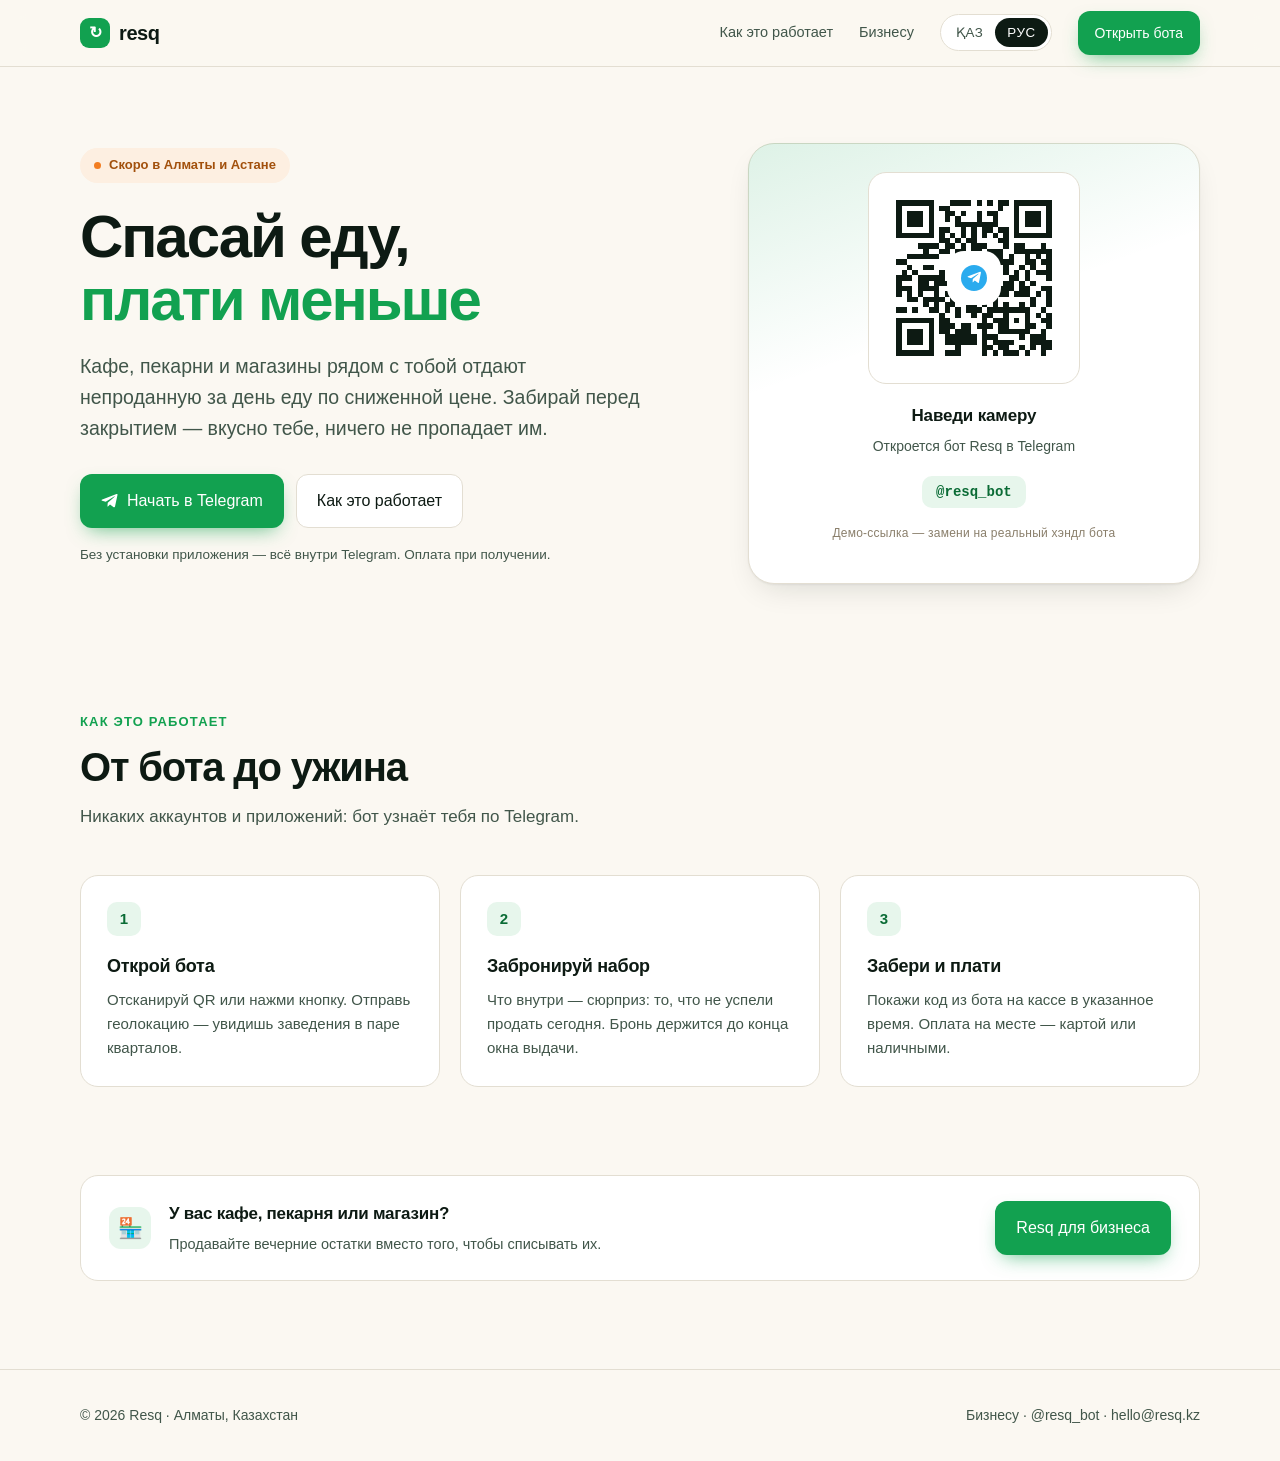
<file: index.html>
<!doctype html>
<html lang="ru">
<head>
<meta charset="utf-8">
<meta name="viewport" content="width=device-width, initial-scale=1">
<title>Resq — спасай еду, экономь деньги</title>
<meta name="description" content="Resq — забирай непроданную за день еду из кафе, пекарен и магазинов по сниженной цене. Всё через Telegram-бот.">
<link rel="icon" href="data:image/svg+xml,%3Csvg%20xmlns%3D%22http%3A%2F%2Fwww.w3.org%2F2000%2Fsvg%22%20viewBox%3D%220%200%2032%2032%22%3E%3Crect%20width%3D%2232%22%20height%3D%2232%22%20rx%3D%228%22%20fill%3D%22%2312a150%22%2F%3E%3Cpath%20d%3D%22M21.32%2012.27A6.5%206.5%200%201%201%2017.13%209.6%22%20fill%3D%22none%22%20stroke%3D%22%23fff%22%20stroke-width%3D%223%22%20stroke-linecap%3D%22round%22%2F%3E%3Cpath%20d%3D%22M21.16%2010.65%2016.09%2011.78%2017.33%207.14z%22%20fill%3D%22%23fff%22%2F%3E%3C%2Fsvg%3E">

<!-- Соцсети. og:image и og:url лучше сделать абсолютными (https://домен/...) —
     Telegram и WhatsApp надёжнее подхватывают абсолютные ссылки. -->
<meta property="og:type" content="website">
<meta property="og:site_name" content="Resq">
<meta property="og:locale" content="ru_RU">
<meta property="og:locale:alternate" content="kk_KZ">
<meta property="og:title" content="Resq — спасай еду, экономь деньги">
<meta property="og:description" content="Кафе, пекарни и магазины рядом отдают непроданную за день еду по сниженной цене. Всё через Telegram-бот.">
<meta property="og:image" content="og-home.png">
<meta property="og:image:width" content="1200">
<meta property="og:image:height" content="630">
<meta property="og:image:alt" content="Resq">
<meta name="twitter:card" content="summary_large_image">
<meta name="twitter:title" content="Resq — спасай еду, экономь деньги">
<meta name="twitter:description" content="Кафе, пекарни и магазины рядом отдают непроданную за день еду по сниженной цене. Всё через Telegram-бот.">
<meta name="twitter:image" content="og-home.png">
<meta name="theme-color" content="#12a150">

<style>
/* ============================================================
   Resq — shared landing styles
   Used by:  /index.html (customers)  ·  /partners/index.html
   Single stylesheet on purpose: no build step, no drift.
   ============================================================ */

:root{
  --ink:#0d1a13;
  --ink-2:#41564a;
  --ink-3:#8a7f6b;
  --line:#e3ded2;
  --line-dark:rgba(255,255,255,.14);
  --cream:#fbf8f2;
  --card:#ffffff;
  --green:#12a150;
  --green-dk:#0a6b35;
  --green-soft:#e7f6ec;
  --green-lite:#5fdc97;
  --amber:#f27d21;
  --amber-soft:#fdefe1;
  --amber-ink:#a2500c;
  --radius:18px;
  --shadow:0 1px 2px rgba(13,26,19,.05), 0 12px 32px -12px rgba(13,26,19,.16);
  color-scheme:light;
}

*{box-sizing:border-box}
html{scroll-behavior:smooth}
body{
  margin:0;
  background:var(--cream);
  color:var(--ink);
  font:16px/1.6 -apple-system,BlinkMacSystemFont,"Segoe UI","Inter",Roboto,"Helvetica Neue",Arial,sans-serif;
  -webkit-font-smoothing:antialiased;
}
img{max-width:100%}
a{color:inherit}
.wrap{width:min(1120px,100% - 40px);margin-inline:auto}
section{padding:88px 0}
.tight{padding-top:0}

/* ---------------- header ---------------- */
header{
  position:sticky;top:0;z-index:50;
  background:rgba(251,248,242,.86);
  backdrop-filter:saturate(180%) blur(12px);
  border-bottom:1px solid var(--line);
}
.bar{display:flex;align-items:center;gap:16px;height:66px}
.logo{display:flex;align-items:center;gap:9px;font-weight:800;font-size:20px;letter-spacing:-.02em;text-decoration:none}
.logo .mark{
  width:30px;height:30px;border-radius:9px;display:grid;place-items:center;
  background:var(--green);color:#fff;font-size:16px;
}
.logo .tag{
  font-weight:600;font-size:12px;letter-spacing:.06em;text-transform:uppercase;
  color:var(--ink-2);border-left:1px solid var(--line);padding-left:9px;margin-left:2px;
}
nav{margin-left:auto;display:flex;align-items:center;gap:26px}
nav a.nl{text-decoration:none;color:var(--ink-2);font-size:14.5px;font-weight:500}
nav a.nl:hover{color:var(--ink)}
@media (max-width:820px){ nav a.nl{display:none} nav{gap:12px} }

/* header CTA has a short label on narrow screens */
.only-narrow{display:none}
@media (max-width:600px){
  .only-wide{display:none}
  .only-narrow{display:inline}
  .logo .tag{display:none}
  .bar{gap:10px}
}
@media (max-width:400px){
  .bar{gap:8px}
  .btn-sm{padding:10px 12px}
  .lang button{padding:7px 9px}
}

.lang{display:flex;border:1px solid var(--line);border-radius:999px;padding:3px;background:#fff}
.lang button{
  border:0;background:transparent;cursor:pointer;font:600 12.5px/1 inherit;
  color:var(--ink-2);padding:7px 12px;border-radius:999px;letter-spacing:.04em;
}
.lang button[aria-pressed="true"]{background:var(--ink);color:#fff}

/* ---------------- buttons ---------------- */
.btn{
  display:inline-flex;align-items:center;gap:8px;text-decoration:none;cursor:pointer;
  font:600 15px/1 inherit;padding:13px 20px;border-radius:12px;border:1px solid transparent;
  transition:transform .12s ease, box-shadow .12s ease, background .12s ease, border-color .12s ease;
}
.btn:active{transform:translateY(1px)}
.btn-primary{background:var(--green);color:#fff;box-shadow:0 8px 20px -8px rgba(18,161,80,.7)}
.btn-primary:hover{background:var(--green-dk)}
.btn-ghost{background:#fff;border-color:var(--line);color:var(--ink)}
.btn-ghost:hover{border-color:#c9c2b2}
.btn-ghost-dark{background:transparent;border-color:rgba(255,255,255,.28);color:#fff}
.btn-ghost-dark:hover{border-color:rgba(255,255,255,.6)}
.btn-sm{padding:10px 16px;font-size:14px}

/* ---------------- hero ---------------- */
.hero{padding:76px 0 40px}
.hero-grid{display:grid;grid-template-columns:1.15fr .85fr;gap:56px;align-items:center}
@media (max-width:900px){ .hero-grid{grid-template-columns:1fr;gap:40px} }

.pill{
  display:inline-flex;align-items:center;gap:8px;background:var(--amber-soft);color:var(--amber-ink);
  border-radius:999px;padding:7px 14px;font-size:13px;font-weight:600;margin-bottom:22px;
}
.pill .dot{width:7px;height:7px;border-radius:50%;background:var(--amber)}
h1{
  font-size:clamp(28px,5.4vw,60px);line-height:1.05;letter-spacing:-.035em;
  margin:0 0 20px;font-weight:800;
  overflow-wrap:break-word;   /* long Kazakh compounds must not push the page wide */
}
h1 .hl{color:var(--green)}
@media (min-width:700px){ h1 .hl{white-space:nowrap} }
.lede{font-size:clamp(17px,2vw,19.5px);color:var(--ink-2);margin:0 0 30px;max-width:52ch}
.cta-row{display:flex;flex-wrap:wrap;gap:12px;align-items:center}
.note{font-size:13.5px;color:var(--ink-2);margin-top:16px}

/* dark hero variant — used on the partner page */
.hero-dark{background:var(--ink);color:#f4f1e9;padding-bottom:96px}
.hero-dark h1{color:#fff}
.hero-dark h1 .hl{color:var(--green-lite)}
.hero-dark .lede{color:#a9bdb0}
.hero-dark .note{color:#c2d3c8}
.hero-dark .pill{background:rgba(95,220,151,.14);color:var(--green-lite)}
.hero-dark .pill .dot{background:var(--green-lite)}

/* ---------------- QR card ---------------- */
.qr-card{
  background:var(--card);border:1px solid var(--line);border-radius:26px;
  padding:28px;box-shadow:var(--shadow);text-align:center;position:relative;color:var(--ink);
}
.qr-card::before{
  content:"";position:absolute;inset:-1px;border-radius:27px;pointer-events:none;
  background:linear-gradient(160deg,rgba(18,161,80,.14),transparent 42%);
}
.qr-frame{
  width:212px;height:212px;margin:0 auto 18px;padding:6px;border-radius:18px;
  background:#fff;border:1px solid var(--line);position:relative;
}
.qr-frame svg{display:block;width:100%;height:100%}
.qr-frame .badge{
  position:absolute;left:50%;top:50%;transform:translate(-50%,-50%);
  width:44px;height:44px;border-radius:12px;background:#fff;
  display:grid;place-items:center;box-shadow:0 0 0 5px #fff;
}
.qr-frame .badge svg{width:26px;height:26px}
.qr-title{font-weight:700;font-size:17px;margin:0 0 6px;letter-spacing:-.01em}
.qr-sub{font-size:14px;color:var(--ink-2);margin:0 0 18px}
.qr-handle{
  display:inline-flex;align-items:center;gap:7px;font:600 14px/1 ui-monospace,SFMono-Regular,Menlo,monospace;
  background:var(--green-soft);color:var(--green-dk);padding:9px 14px;border-radius:10px;text-decoration:none;
}
.mock-tag{margin-top:16px;font-size:12px;color:var(--ink-3);letter-spacing:.02em}

/* ---------------- stats ---------------- */
.stats{
  display:grid;grid-template-columns:repeat(4,1fr);gap:1px;background:var(--line);
  border:1px solid var(--line);border-radius:var(--radius);overflow:hidden;margin-top:64px;
}
.stat{background:var(--cream);padding:24px 20px;text-align:center}
.stat b{display:block;font-size:30px;letter-spacing:-.03em;line-height:1.1}
.stat span{font-size:13.5px;color:var(--ink-2)}
.stat .unit{font-size:18px}
@media (max-width:700px){ .stats{grid-template-columns:repeat(2,1fr)} }

/* ---------------- section headings ---------------- */
.eyebrow{font-size:13px;font-weight:700;letter-spacing:.09em;text-transform:uppercase;color:var(--green);margin:0 0 12px}
h2{font-size:clamp(28px,3.6vw,40px);line-height:1.12;letter-spacing:-.03em;margin:0 0 14px;font-weight:800}
.sub{color:var(--ink-2);font-size:17px;margin:0 0 44px;max-width:56ch}

/* ---------------- steps ---------------- */
.steps{display:grid;grid-template-columns:repeat(3,1fr);gap:20px}
.steps.four{grid-template-columns:repeat(4,1fr)}
@media (max-width:1000px){ .steps.four{grid-template-columns:repeat(2,1fr)} }
@media (max-width:860px){ .steps,.steps.four{grid-template-columns:1fr} }
.step{background:var(--card);border:1px solid var(--line);border-radius:var(--radius);padding:26px}
.step .num{
  width:34px;height:34px;border-radius:10px;background:var(--green-soft);color:var(--green-dk);
  display:grid;place-items:center;font-weight:800;font-size:15px;margin-bottom:16px;
}
.step h3{margin:0 0 8px;font-size:18px;letter-spacing:-.015em}
.step p{margin:0;color:var(--ink-2);font-size:15px}

/* ---------------- offer cards (customer page) ---------------- */
.offers{display:grid;grid-template-columns:repeat(3,1fr);gap:20px}
@media (max-width:860px){ .offers{grid-template-columns:1fr} }
.offer{
  background:var(--card);border:1px solid var(--line);border-radius:var(--radius);
  overflow:hidden;display:flex;flex-direction:column;
}
.offer .thumb{height:120px;display:grid;place-items:center;font-size:44px}
.offer .body{padding:18px 20px 20px;display:flex;flex-direction:column;gap:6px;flex:1}
.offer .shop{font-weight:700;font-size:16.5px;letter-spacing:-.01em}
.offer .meta{font-size:13.5px;color:var(--ink-2)}
.offer .price{margin-top:auto;padding-top:14px;display:flex;align-items:baseline;gap:9px}
.offer .now{font-weight:800;font-size:21px;letter-spacing:-.02em}
.offer .was{font-size:14px;color:#9c9384;text-decoration:line-through}
.offer .save{
  margin-left:auto;font-size:12.5px;font-weight:700;color:var(--green-dk);
  background:var(--green-soft);padding:5px 9px;border-radius:7px;
}

/* ---------------- cross-link band ---------------- */
.band{
  display:flex;flex-wrap:wrap;align-items:center;gap:18px;
  border:1px solid var(--line);border-radius:var(--radius);
  background:var(--card);padding:24px 28px;
}
.band .ico{
  width:42px;height:42px;border-radius:12px;background:var(--green-soft);
  display:grid;place-items:center;font-size:20px;flex:none;
}
.band .txt{flex:1 1 320px}
.band b{display:block;font-size:17px;letter-spacing:-.015em;margin-bottom:3px}
.band .txt span{font-size:14.5px;color:var(--ink-2)}
.band .btn{margin-left:auto}

/* ---------------- value grid (partner page) ---------------- */
.values{display:grid;grid-template-columns:repeat(2,1fr);gap:20px}
@media (max-width:820px){ .values{grid-template-columns:1fr} }
.value{background:var(--card);border:1px solid var(--line);border-radius:var(--radius);padding:26px 28px}
.value .ico{
  width:40px;height:40px;border-radius:11px;background:var(--amber-soft);
  display:grid;place-items:center;font-size:19px;margin-bottom:16px;
}
.value h3{margin:0 0 8px;font-size:19px;letter-spacing:-.02em}
.value p{margin:0;color:var(--ink-2);font-size:15.5px}

/* ---------------- terms strip (partner page) ---------------- */
.terms{
  display:grid;grid-template-columns:repeat(3,1fr);gap:1px;background:var(--line);
  border:1px solid var(--line);border-radius:var(--radius);overflow:hidden;
}
@media (max-width:820px){ .terms{grid-template-columns:1fr} }
.term{background:var(--card);padding:26px 28px}
.term b{display:block;font-size:17px;margin-bottom:6px;letter-spacing:-.015em}
.term span{font-size:14.5px;color:var(--ink-2)}

/* ---------------- FAQ ---------------- */
.faq{border-top:1px solid var(--line)}
.faq details{border-bottom:1px solid var(--line)}
.faq summary{
  list-style:none;cursor:pointer;padding:22px 40px 22px 0;position:relative;
  font-weight:650;font-size:17px;letter-spacing:-.015em;
}
.faq summary::-webkit-details-marker{display:none}
.faq summary::after{
  content:"+";position:absolute;right:6px;top:50%;transform:translateY(-50%);
  font-size:22px;font-weight:400;color:var(--ink-2);line-height:1;
}
.faq details[open] summary::after{content:"−"}
.faq .answer{margin:0;padding:0 60px 24px 0;color:var(--ink-2);font-size:15.5px}

/* ---------------- closing CTA ---------------- */
.closer{
  background:var(--ink);color:#f4f1e9;border-radius:28px;padding:56px;
  display:flex;flex-wrap:wrap;gap:28px;align-items:center;justify-content:space-between;
}
@media (max-width:700px){ .closer{padding:36px 26px;border-radius:22px} }
.closer h2{color:#fff;margin:0 0 10px}
.closer p{margin:0;color:#a9bdb0;font-size:16.5px;max-width:46ch}

/* ---------------- footer ---------------- */
footer{border-top:1px solid var(--line);padding:34px 0;font-size:14px;color:var(--ink-2)}
.frow{display:flex;flex-wrap:wrap;gap:16px;align-items:center;justify-content:space-between}
.frow a{text-decoration:none}
.frow a:hover{color:var(--ink)}
</style>
</head>
<body data-title-ru="Resq — спасай еду, экономь деньги" data-title-kz="Resq — тағамды құтқар, ақшаңды үнемде">

<header>
  <div class="wrap bar">
    <a class="logo" href="index.html"><span class="mark">↻</span>resq</a>
    <nav>
      <a class="nl" href="#how" data-ru="Как это работает" data-kz="Қалай жұмыс істейді">Как это работает</a>
      <a class="nl" href="partners/index.html" data-ru="Бизнесу" data-kz="Бизнеске">Бизнесу</a>
      <div class="lang" role="group" aria-label="Language">
        <button type="button" data-lang="kz" aria-pressed="false">ҚАЗ</button>
        <button type="button" data-lang="ru" aria-pressed="true">РУС</button>
      </div>
      <a class="btn btn-primary btn-sm" href="https://t.me/resq_bot">
        <span class="only-wide" data-ru="Открыть бота" data-kz="Ботты ашу">Открыть бота</span>
        <span class="only-narrow" data-ru="Открыть" data-kz="Ашу">Открыть</span>
      </a>
    </nav>
  </div>
</header>

<main>

  <!-- ============ HERO ============ -->
  <section class="hero">
    <div class="wrap hero-grid">
      <div>
        <div class="pill"><span class="dot"></span><span data-ru="Скоро в Алматы и Астане" data-kz="Жақында Алматы мен Астанада">Скоро в Алматы и Астане</span></div>
        <h1><span data-ru="Спасай еду," data-kz="Тағамды құтқар,">Спасай еду,</span> <span class="hl" data-ru="плати меньше" data-kz="аз төле">плати меньше</span></h1>
        <p class="lede" data-ru="Кафе, пекарни и магазины рядом с тобой отдают непроданную за день еду по сниженной цене. Забирай перед закрытием — вкусно тебе, ничего не пропадает им."
           data-kz="Жаныңдағы кафелер, наубайханалар мен дүкендер күні бойы сатылмаған тағамды төмен бағамен береді. Жабылар алдында алып кет — саған дәмді, оларға шығынсыз.">
          Кафе, пекарни и магазины рядом с тобой отдают непроданную за день еду по сниженной цене. Забирай перед закрытием — вкусно тебе, ничего не пропадает им.
        </p>
        <div class="cta-row">
          <a class="btn btn-primary" href="https://t.me/resq_bot">
            <svg width="18" height="18" viewBox="0 0 24 24" fill="currentColor" aria-hidden="true"><path d="M21.9 4.3 18.7 19.4c-.2 1.1-.9 1.3-1.8.8l-4.9-3.6-2.4 2.3c-.3.3-.5.5-1 .5l.4-5 9.1-8.2c.4-.4-.1-.6-.6-.2L6.3 13.1 1.5 11.6c-1-.3-1-1 .2-1.5l19-7.3c.9-.3 1.6.2 1.2 1.5z"/></svg>
            <span data-ru="Начать в Telegram" data-kz="Telegram-да бастау">Начать в Telegram</span>
          </a>
          <a class="btn btn-ghost" href="#how" data-ru="Как это работает" data-kz="Қалай жұмыс істейді">Как это работает</a>
        </div>
        <p class="note" data-ru="Без установки приложения — всё внутри Telegram. Оплата при получении."
           data-kz="Қосымша орнатудың қажеті жоқ — бәрі Telegram ішінде. Төлем алу кезінде.">
          Без установки приложения — всё внутри Telegram. Оплата при получении.
        </p>
      </div>

      <!-- QR → t.me/resq_bot -->
      <div class="qr-card">
        <div class="qr-frame">
          <svg viewBox="0 0 37 37" shape-rendering="crispEdges" role="img" aria-label="QR: t.me/resq_bot">
            <rect width="37" height="37" fill="#fff"/>
            <path fill="#0d1a13" d="M4 4h7v1h-7zM14 4h4v1h-4zM19 4h1v1h-1zM21 4h1v1h-1zM23 4h2v1h-2zM26 4h7v1h-7zM4 5h1v1h-1zM10 5h1v1h-1zM12 5h2v1h-2zM23 5h1v1h-1zM26 5h1v1h-1zM32 5h1v1h-1zM4 6h1v1h-1zM6 6h3v1h-3zM10 6h1v1h-1zM13 6h2v1h-2zM16 6h1v1h-1zM19 6h1v1h-1zM21 6h2v1h-2zM26 6h1v1h-1zM28 6h3v1h-3zM32 6h1v1h-1zM4 7h1v1h-1zM6 7h3v1h-3zM10 7h1v1h-1zM13 7h1v1h-1zM15 7h1v1h-1zM19 7h1v1h-1zM22 7h1v1h-1zM26 7h1v1h-1zM28 7h3v1h-3zM32 7h1v1h-1zM4 8h1v1h-1zM6 8h3v1h-3zM10 8h1v1h-1zM15 8h8v1h-8zM26 8h1v1h-1zM28 8h3v1h-3zM32 8h1v1h-1zM4 9h1v1h-1zM10 9h1v1h-1zM12 9h2v1h-2zM16 9h1v1h-1zM18 9h1v1h-1zM20 9h2v1h-2zM23 9h2v1h-2zM26 9h1v1h-1zM32 9h1v1h-1zM4 10h7v1h-7zM12 10h1v1h-1zM14 10h1v1h-1zM16 10h1v1h-1zM18 10h1v1h-1zM20 10h1v1h-1zM22 10h1v1h-1zM24 10h1v1h-1zM26 10h7v1h-7zM12 11h2v1h-2zM15 11h1v1h-1zM17 11h2v1h-2zM23 11h2v1h-2zM8 12h4v1h-4zM13 12h2v1h-2zM16 12h1v1h-1zM18 12h3v1h-3zM24 12h1v1h-1zM26 12h2v1h-2zM31 12h1v1h-1zM9 13h1v1h-1zM12 13h2v1h-2zM15 13h2v1h-2zM18 13h2v1h-2zM21 13h3v1h-3zM26 13h7v1h-7zM6 14h6v1h-6zM15 14h1v1h-1zM22 14h2v1h-2zM25 14h1v1h-1zM28 14h1v1h-1zM30 14h1v1h-1zM32 14h1v1h-1zM4 15h2v1h-2zM14 15h2v1h-2zM17 15h9v1h-9zM28 15h2v1h-2zM31 15h2v1h-2zM6 16h1v1h-1zM9 16h2v1h-2zM14 16h2v1h-2zM18 16h1v1h-1zM21 16h1v1h-1zM24 16h1v1h-1zM27 16h1v1h-1zM29 16h1v1h-1zM32 16h1v1h-1zM5 17h1v1h-1zM7 17h1v1h-1zM12 17h1v1h-1zM15 17h2v1h-2zM19 17h3v1h-3zM24 17h1v1h-1zM26 17h1v1h-1zM28 17h1v1h-1zM30 17h3v1h-3zM4 18h3v1h-3zM8 18h5v1h-5zM16 18h1v1h-1zM18 18h1v1h-1zM20 18h3v1h-3zM25 18h2v1h-2zM28 18h1v1h-1zM32 18h1v1h-1zM4 19h1v1h-1zM8 19h2v1h-2zM11 19h3v1h-3zM16 19h1v1h-1zM19 19h2v1h-2zM24 19h2v1h-2zM27 19h1v1h-1zM29 19h1v1h-1zM4 20h3v1h-3zM8 20h4v1h-4zM14 20h3v1h-3zM20 20h2v1h-2zM23 20h3v1h-3zM27 20h2v1h-2zM31 20h2v1h-2zM4 21h1v1h-1zM6 21h1v1h-1zM8 21h1v1h-1zM11 21h1v1h-1zM13 21h2v1h-2zM16 21h6v1h-6zM23 21h2v1h-2zM26 21h3v1h-3zM30 21h1v1h-1zM32 21h1v1h-1zM6 22h2v1h-2zM9 22h4v1h-4zM14 22h1v1h-1zM16 22h1v1h-1zM20 22h1v1h-1zM22 22h1v1h-1zM29 22h1v1h-1zM32 22h1v1h-1zM9 23h1v1h-1zM11 23h1v1h-1zM13 23h2v1h-2zM17 23h2v1h-2zM20 23h1v1h-1zM22 23h1v1h-1zM24 23h1v1h-1zM27 23h1v1h-1zM29 23h1v1h-1zM32 23h1v1h-1zM4 24h2v1h-2zM7 24h1v1h-1zM10 24h2v1h-2zM13 24h1v1h-1zM15 24h1v1h-1zM17 24h3v1h-3zM21 24h8v1h-8zM31 24h1v1h-1zM12 25h1v1h-1zM15 25h1v1h-1zM18 25h1v1h-1zM20 25h2v1h-2zM24 25h1v1h-1zM28 25h1v1h-1zM30 25h1v1h-1zM32 25h1v1h-1zM4 26h7v1h-7zM12 26h2v1h-2zM20 26h1v1h-1zM22 26h3v1h-3zM26 26h1v1h-1zM28 26h1v1h-1zM31 26h2v1h-2zM4 27h1v1h-1zM10 27h1v1h-1zM12 27h3v1h-3zM16 27h2v1h-2zM19 27h3v1h-3zM23 27h2v1h-2zM28 27h2v1h-2zM32 27h1v1h-1zM4 28h1v1h-1zM6 28h3v1h-3zM10 28h1v1h-1zM12 28h2v1h-2zM15 28h3v1h-3zM20 28h1v1h-1zM23 28h6v1h-6zM31 28h1v1h-1zM4 29h1v1h-1zM6 29h3v1h-3zM10 29h1v1h-1zM13 29h6v1h-6zM20 29h3v1h-3zM27 29h1v1h-1zM29 29h3v1h-3zM4 30h1v1h-1zM6 30h3v1h-3zM10 30h1v1h-1zM13 30h6v1h-6zM20 30h1v1h-1zM22 30h4v1h-4zM29 30h4v1h-4zM4 31h1v1h-1zM10 31h1v1h-1zM15 31h1v1h-1zM20 31h2v1h-2zM23 31h2v1h-2zM27 31h1v1h-1zM29 31h1v1h-1zM31 31h2v1h-2zM4 32h7v1h-7zM13 32h3v1h-3zM20 32h1v1h-1zM22 32h1v1h-1zM24 32h3v1h-3zM28 32h1v1h-1zM31 32h1v1h-1z"/>
          </svg>
          <span class="badge">
            <svg viewBox="0 0 24 24" aria-hidden="true"><circle cx="12" cy="12" r="12" fill="#2AABEE"/><path fill="#fff" d="M18.4 7.2 16.6 16c-.1.6-.5.7-1 .4l-2.9-2.1-1.4 1.3c-.2.2-.3.3-.6.3l.2-2.9 5.3-4.8c.2-.2-.1-.3-.4-.1l-6.5 4.1-2.8-.9c-.6-.2-.6-.6.1-.9l11-4.2c.5-.2.9.1.8.9z"/></svg>
          </span>
        </div>
        <p class="qr-title" data-ru="Наведи камеру" data-kz="Камераны бағытта">Наведи камеру</p>
        <p class="qr-sub" data-ru="Откроется бот Resq в Telegram" data-kz="Telegram-дағы Resq боты ашылады">Откроется бот Resq в Telegram</p>
        <a class="qr-handle" href="https://t.me/resq_bot">@resq_bot</a>
        <p class="mock-tag" data-ru="Демо-ссылка — замени на реальный хэндл бота" data-kz="Демо-сілтеме — нақты бот хэндліне ауыстыр">Демо-ссылка — замени на реальный хэндл бота</p>
      </div>
    </div>

  </section>

  <!-- ============ HOW IT WORKS ============ -->
  <section id="how">
    <div class="wrap">
      <p class="eyebrow" data-ru="Как это работает" data-kz="Қалай жұмыс істейді">Как это работает</p>
      <h2 data-ru="От бота до ужина" data-kz="Боттан кешкі асқа дейін">От бота до ужина</h2>
      <p class="sub" data-ru="Никаких аккаунтов и приложений: бот узнаёт тебя по Telegram."
         data-kz="Аккаунт та, қосымша да қажет емес: бот сені Telegram арқылы таниды.">
         Никаких аккаунтов и приложений: бот узнаёт тебя по Telegram.</p>
      <div class="steps">
        <div class="step">
          <div class="num">1</div>
          <h3 data-ru="Открой бота" data-kz="Ботты аш">Открой бота</h3>
          <p data-ru="Отсканируй QR или нажми кнопку. Отправь геолокацию — увидишь заведения в паре кварталов."
             data-kz="QR-ды сканерле немесе түймені бас. Геолокацияңды жібер — маңайдағы орындарды көресің.">
             Отсканируй QR или нажми кнопку. Отправь геолокацию — увидишь заведения в паре кварталов.</p>
        </div>
        <div class="step">
          <div class="num">2</div>
          <h3 data-ru="Забронируй набор" data-kz="Жинақты брондап қой">Забронируй набор</h3>
          <p data-ru="Что внутри — сюрприз: то, что не успели продать сегодня. Бронь держится до конца окна выдачи."
             data-kz="Ішінде не бар — сюрприз: бүгін сатылмай қалған тағам. Бронь беру уақыты аяқталғанша сақталады.">
             Что внутри — сюрприз: то, что не успели продать сегодня. Бронь держится до конца окна выдачи.</p>
        </div>
        <div class="step">
          <div class="num">3</div>
          <h3 data-ru="Забери и плати" data-kz="Алып кет және төле">Забери и плати</h3>
          <p data-ru="Покажи код из бота на кассе в указанное время. Оплата на месте — картой или наличными."
             data-kz="Көрсетілген уақытта кассада боттағы кодты көрсет. Төлем сол жерде — картамен не қолма-қол.">
             Покажи код из бота на кассе в указанное время. Оплата на месте — картой или наличными.</p>
        </div>
      </div>
    </div>
  </section>

  <!-- ============ PARTNER CROSS-LINK ============ -->
  <section class="tight">
    <div class="wrap">
      <a class="band" href="partners/index.html" style="text-decoration:none">
        <span class="ico">🏪</span>
        <span class="txt">
          <b data-ru="У вас кафе, пекарня или магазин?" data-kz="Сізде кафе, наубайхана немесе дүкен бар ма?">У вас кафе, пекарня или магазин?</b>
          <span data-ru="Продавайте вечерние остатки вместо того, чтобы списывать их."
                data-kz="Кешкі қалдықты есептен шығарудың орнына сатыңыз.">
                Продавайте вечерние остатки вместо того, чтобы списывать их.</span>
        </span>
        <span class="btn btn-primary" data-ru="Resq для бизнеса" data-kz="Бизнеске арналған Resq">Resq для бизнеса</span>
      </a>
    </div>
  </section>
</main>

<footer>
  <div class="wrap frow">
    <span>© <span id="year">2026</span> Resq · <span data-ru="Алматы, Казахстан" data-kz="Алматы, Қазақстан">Алматы, Қазақстан</span></span>
    <span>
      <a href="partners/index.html" data-ru="Бизнесу" data-kz="Бизнеске">Бизнесу</a> ·
      <a href="https://t.me/resq_bot">@resq_bot</a> ·
      <a href="mailto:hello@resq.kz">hello@resq.kz</a>
    </span>
  </div>
</footer>

<script>
/* Resq — KZ/RU switcher, shared by both landing pages.
   Any element with data-kz + data-ru gets its text swapped.
   The page's <title> comes from data-title-kz / data-title-ru on <body>. */
(function () {
  var STORE = 'resq-lang';
  var DEFAULT = 'ru';

  var buttons = document.querySelectorAll('.lang button');
  var nodes = document.querySelectorAll('[data-ru][data-kz]');
  var body = document.body;

  function apply(lang) {
    for (var i = 0; i < nodes.length; i++) {
      var t = nodes[i].getAttribute('data-' + lang);
      if (t !== null) nodes[i].textContent = t;
    }
    document.documentElement.lang = (lang === 'kz') ? 'kk' : 'ru';

    var title = body.getAttribute('data-title-' + lang);
    if (title) document.title = title;

    for (var j = 0; j < buttons.length; j++) {
      buttons[j].setAttribute('aria-pressed', String(buttons[j].dataset.lang === lang));
    }
    try { localStorage.setItem(STORE, lang); } catch (e) {}
  }

  for (var k = 0; k < buttons.length; k++) {
    buttons[k].addEventListener('click', function () { apply(this.dataset.lang); });
  }

  var saved = null;
  try { saved = localStorage.getItem(STORE); } catch (e) {}
  apply(saved === 'kz' || saved === 'ru' ? saved : DEFAULT);

  var year = document.getElementById('year');
  if (year) year.textContent = new Date().getFullYear();
})();
</script>
</body>
</html>
</file>
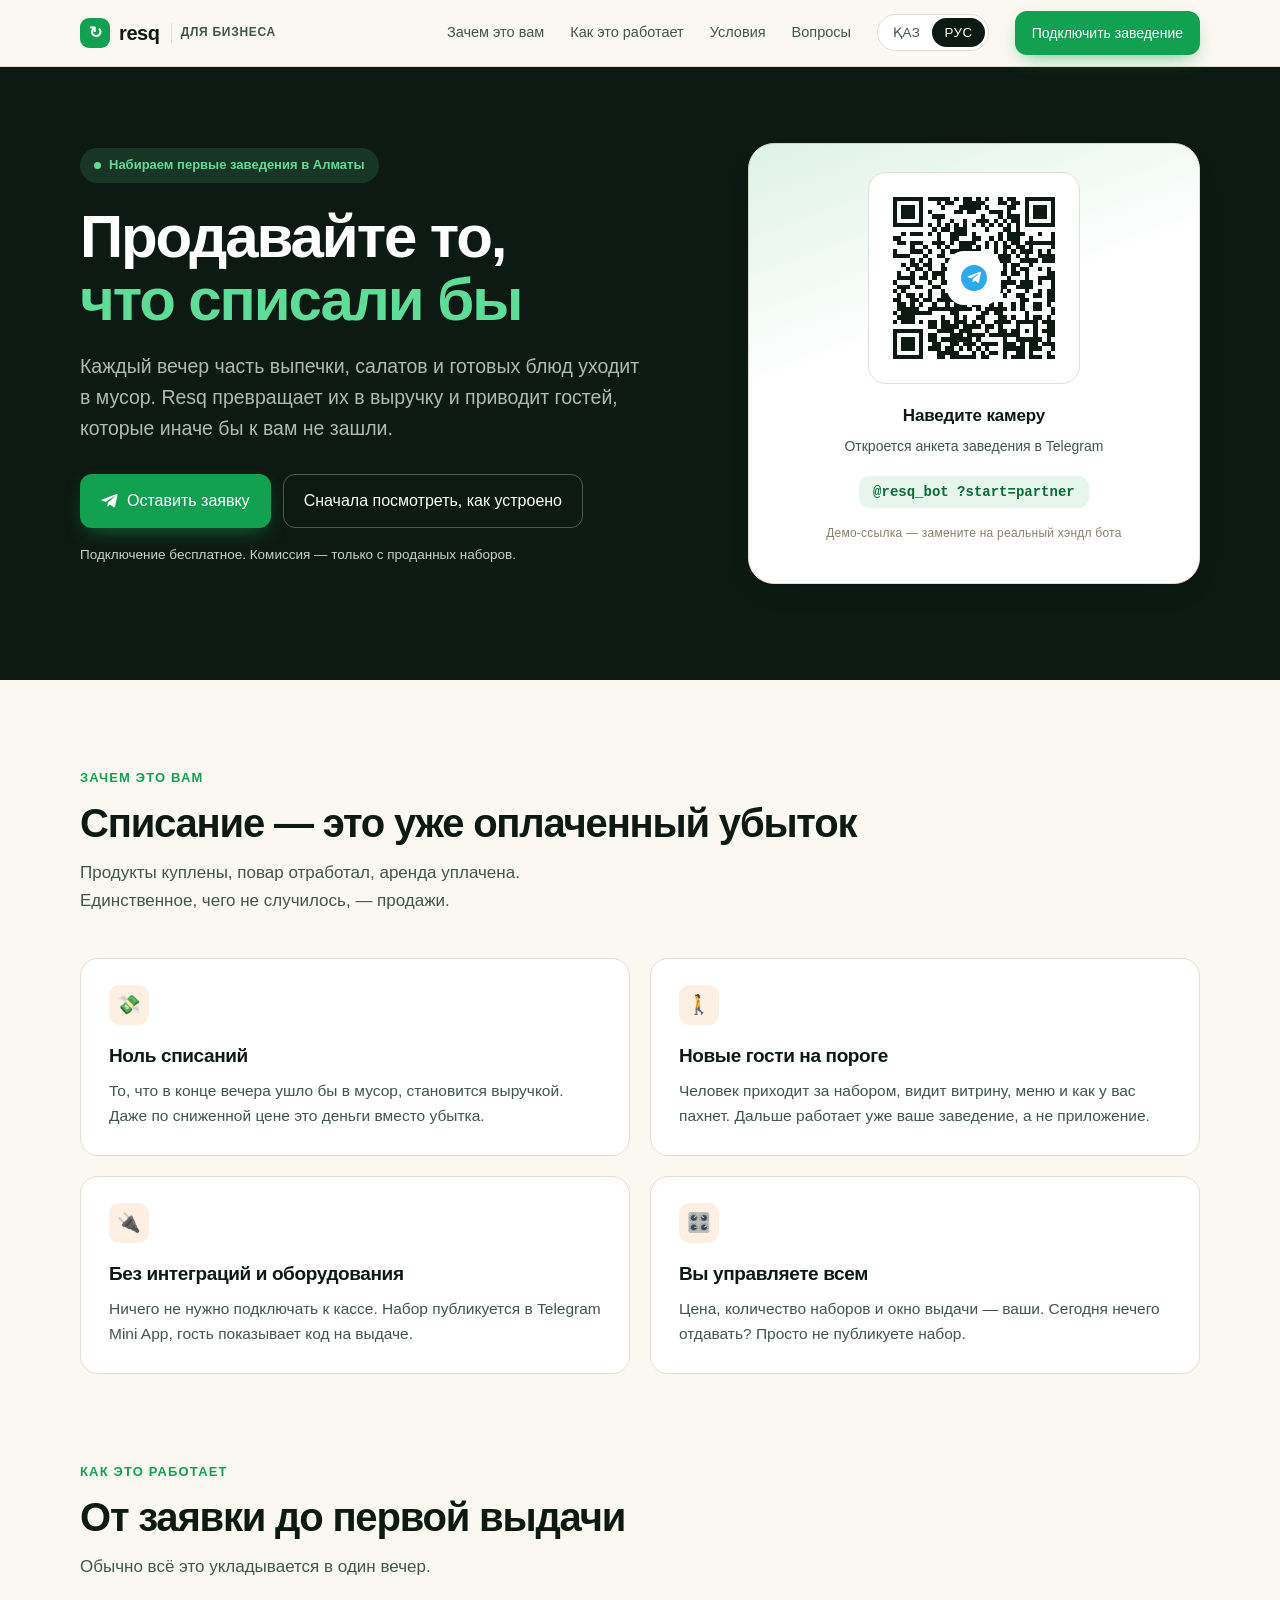
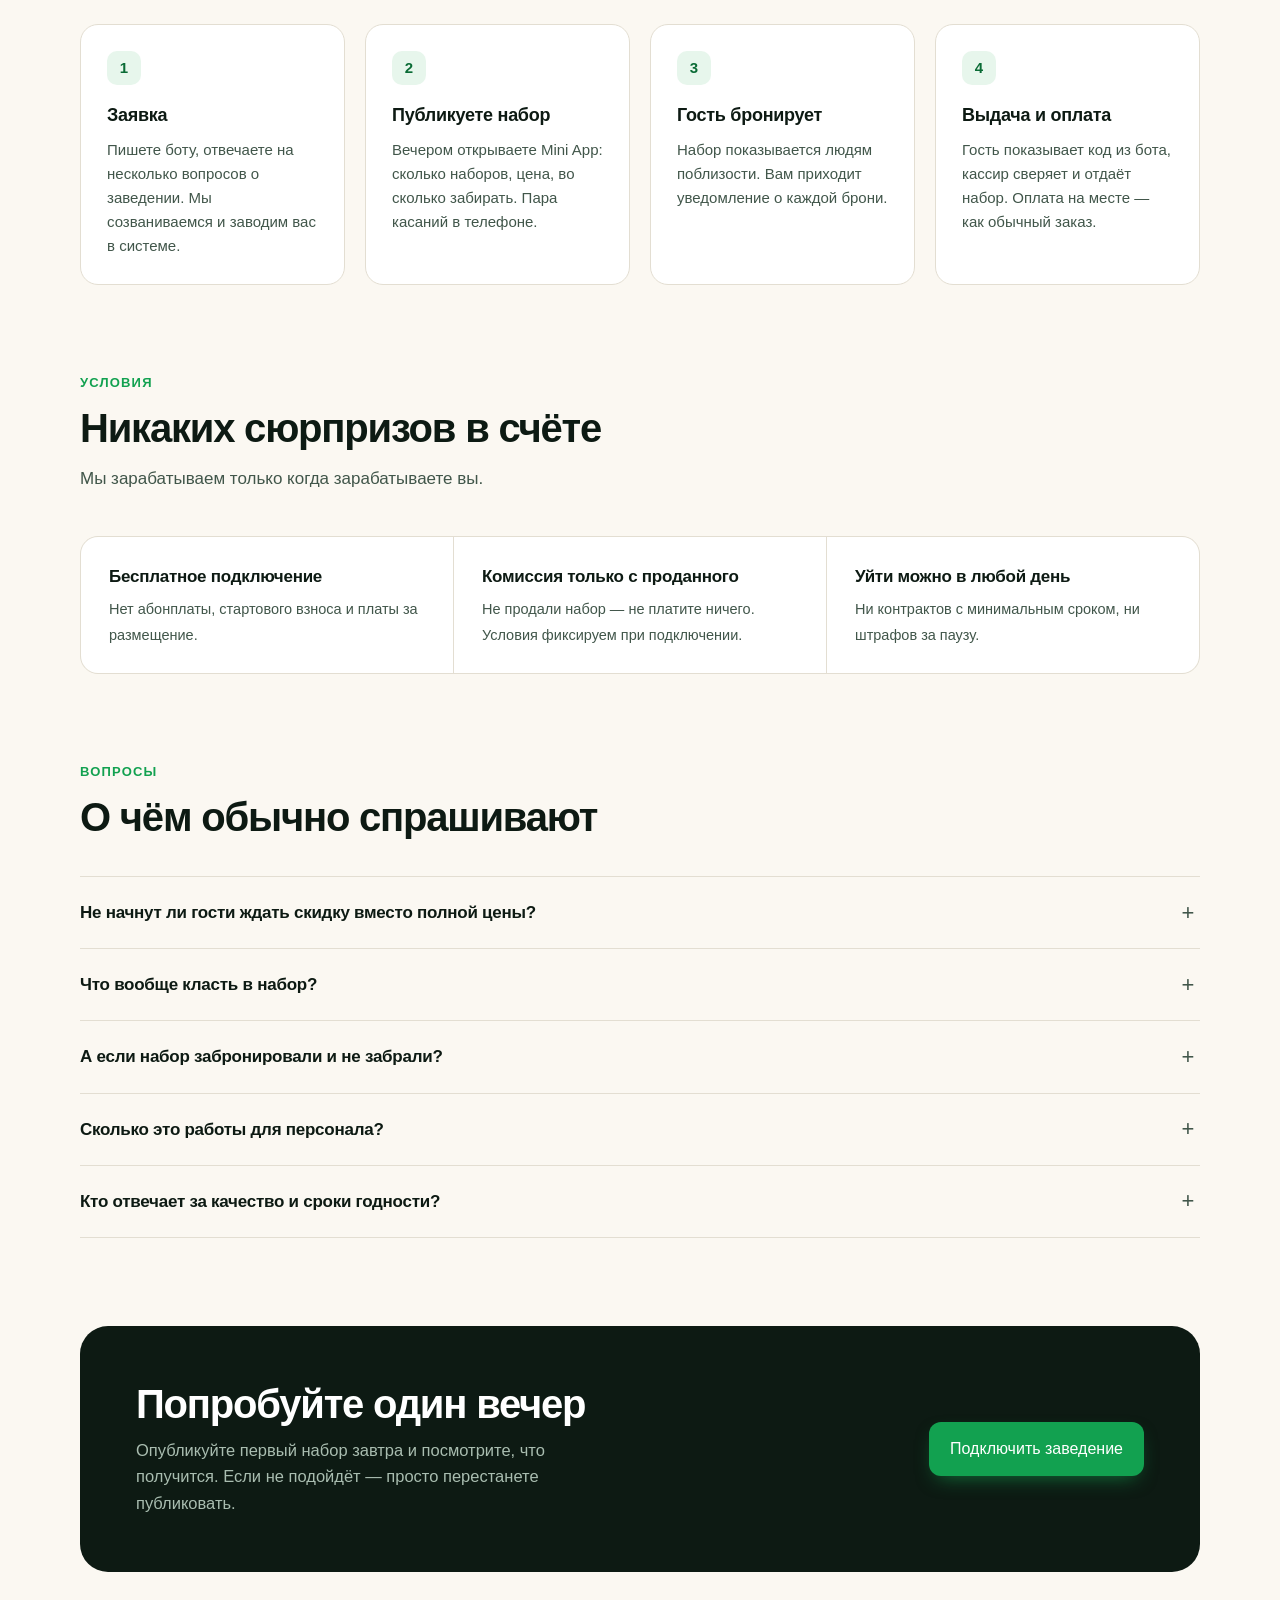
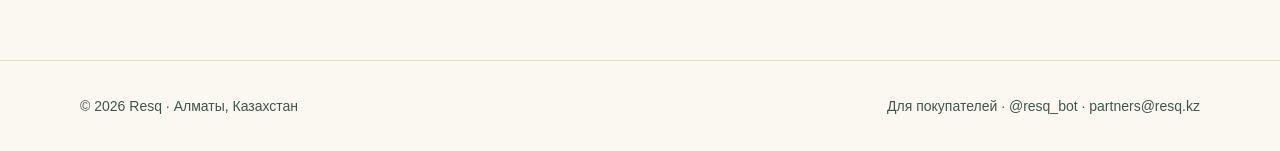
<file: partners/index.html>
<!doctype html>
<html lang="ru">
<head>
<meta charset="utf-8">
<meta name="viewport" content="width=device-width, initial-scale=1">
<title>Resq для бизнеса — продавайте остатки вместо списания</title>
<meta name="description" content="Resq подключает кафе, пекарни и магазины к покупателям, которые забирают непроданную за день еду. Без интеграций, без абонплаты, комиссия только с проданных наборов.">
<link rel="icon" href="data:image/svg+xml,%3Csvg%20xmlns%3D%22http%3A%2F%2Fwww.w3.org%2F2000%2Fsvg%22%20viewBox%3D%220%200%2032%2032%22%3E%3Crect%20width%3D%2232%22%20height%3D%2232%22%20rx%3D%228%22%20fill%3D%22%2312a150%22%2F%3E%3Cpath%20d%3D%22M21.32%2012.27A6.5%206.5%200%201%201%2017.13%209.6%22%20fill%3D%22none%22%20stroke%3D%22%23fff%22%20stroke-width%3D%223%22%20stroke-linecap%3D%22round%22%2F%3E%3Cpath%20d%3D%22M21.16%2010.65%2016.09%2011.78%2017.33%207.14z%22%20fill%3D%22%23fff%22%2F%3E%3C%2Fsvg%3E">

<!-- Соцсети. og:image и og:url лучше сделать абсолютными (https://домен/...) —
     Telegram и WhatsApp надёжнее подхватывают абсолютные ссылки. -->
<meta property="og:type" content="website">
<meta property="og:site_name" content="Resq">
<meta property="og:locale" content="ru_RU">
<meta property="og:locale:alternate" content="kk_KZ">
<meta property="og:title" content="Resq для бизнеса — продавайте остатки вместо списания">
<meta property="og:description" content="Подключите заведение к Resq: вечерние остатки становятся выручкой. Без интеграций, без абонплаты, комиссия только с проданных наборов.">
<meta property="og:image" content="../og-partners.png">
<meta property="og:image:width" content="1200">
<meta property="og:image:height" content="630">
<meta property="og:image:alt" content="Resq">
<meta name="twitter:card" content="summary_large_image">
<meta name="twitter:title" content="Resq для бизнеса — продавайте остатки вместо списания">
<meta name="twitter:description" content="Подключите заведение к Resq: вечерние остатки становятся выручкой. Без интеграций, без абонплаты, комиссия только с проданных наборов.">
<meta name="twitter:image" content="../og-partners.png">
<meta name="theme-color" content="#12a150">

<style>
/* ============================================================
   Resq — shared landing styles
   Used by:  /index.html (customers)  ·  /partners/index.html
   Single stylesheet on purpose: no build step, no drift.
   ============================================================ */

:root{
  --ink:#0d1a13;
  --ink-2:#41564a;
  --ink-3:#8a7f6b;
  --line:#e3ded2;
  --line-dark:rgba(255,255,255,.14);
  --cream:#fbf8f2;
  --card:#ffffff;
  --green:#12a150;
  --green-dk:#0a6b35;
  --green-soft:#e7f6ec;
  --green-lite:#5fdc97;
  --amber:#f27d21;
  --amber-soft:#fdefe1;
  --amber-ink:#a2500c;
  --radius:18px;
  --shadow:0 1px 2px rgba(13,26,19,.05), 0 12px 32px -12px rgba(13,26,19,.16);
  color-scheme:light;
}

*{box-sizing:border-box}
html{scroll-behavior:smooth}
body{
  margin:0;
  background:var(--cream);
  color:var(--ink);
  font:16px/1.6 -apple-system,BlinkMacSystemFont,"Segoe UI","Inter",Roboto,"Helvetica Neue",Arial,sans-serif;
  -webkit-font-smoothing:antialiased;
}
img{max-width:100%}
a{color:inherit}
.wrap{width:min(1120px,100% - 40px);margin-inline:auto}
section{padding:88px 0}
.tight{padding-top:0}

/* ---------------- header ---------------- */
header{
  position:sticky;top:0;z-index:50;
  background:rgba(251,248,242,.86);
  backdrop-filter:saturate(180%) blur(12px);
  border-bottom:1px solid var(--line);
}
.bar{display:flex;align-items:center;gap:16px;height:66px}
.logo{display:flex;align-items:center;gap:9px;font-weight:800;font-size:20px;letter-spacing:-.02em;text-decoration:none}
.logo .mark{
  width:30px;height:30px;border-radius:9px;display:grid;place-items:center;
  background:var(--green);color:#fff;font-size:16px;
}
.logo .tag{
  font-weight:600;font-size:12px;letter-spacing:.06em;text-transform:uppercase;
  color:var(--ink-2);border-left:1px solid var(--line);padding-left:9px;margin-left:2px;
}
nav{margin-left:auto;display:flex;align-items:center;gap:26px}
nav a.nl{text-decoration:none;color:var(--ink-2);font-size:14.5px;font-weight:500}
nav a.nl:hover{color:var(--ink)}
@media (max-width:820px){ nav a.nl{display:none} nav{gap:12px} }

/* header CTA has a short label on narrow screens */
.only-narrow{display:none}
@media (max-width:600px){
  .only-wide{display:none}
  .only-narrow{display:inline}
  .logo .tag{display:none}
  .bar{gap:10px}
}
@media (max-width:400px){
  .bar{gap:8px}
  .btn-sm{padding:10px 12px}
  .lang button{padding:7px 9px}
}

.lang{display:flex;border:1px solid var(--line);border-radius:999px;padding:3px;background:#fff}
.lang button{
  border:0;background:transparent;cursor:pointer;font:600 12.5px/1 inherit;
  color:var(--ink-2);padding:7px 12px;border-radius:999px;letter-spacing:.04em;
}
.lang button[aria-pressed="true"]{background:var(--ink);color:#fff}

/* ---------------- buttons ---------------- */
.btn{
  display:inline-flex;align-items:center;gap:8px;text-decoration:none;cursor:pointer;
  font:600 15px/1 inherit;padding:13px 20px;border-radius:12px;border:1px solid transparent;
  transition:transform .12s ease, box-shadow .12s ease, background .12s ease, border-color .12s ease;
}
.btn:active{transform:translateY(1px)}
.btn-primary{background:var(--green);color:#fff;box-shadow:0 8px 20px -8px rgba(18,161,80,.7)}
.btn-primary:hover{background:var(--green-dk)}
.btn-ghost{background:#fff;border-color:var(--line);color:var(--ink)}
.btn-ghost:hover{border-color:#c9c2b2}
.btn-ghost-dark{background:transparent;border-color:rgba(255,255,255,.28);color:#fff}
.btn-ghost-dark:hover{border-color:rgba(255,255,255,.6)}
.btn-sm{padding:10px 16px;font-size:14px}

/* ---------------- hero ---------------- */
.hero{padding:76px 0 40px}
.hero-grid{display:grid;grid-template-columns:1.15fr .85fr;gap:56px;align-items:center}
@media (max-width:900px){ .hero-grid{grid-template-columns:1fr;gap:40px} }

.pill{
  display:inline-flex;align-items:center;gap:8px;background:var(--amber-soft);color:var(--amber-ink);
  border-radius:999px;padding:7px 14px;font-size:13px;font-weight:600;margin-bottom:22px;
}
.pill .dot{width:7px;height:7px;border-radius:50%;background:var(--amber)}
h1{
  font-size:clamp(28px,5.4vw,60px);line-height:1.05;letter-spacing:-.035em;
  margin:0 0 20px;font-weight:800;
  overflow-wrap:break-word;   /* long Kazakh compounds must not push the page wide */
}
h1 .hl{color:var(--green)}
@media (min-width:700px){ h1 .hl{white-space:nowrap} }
.lede{font-size:clamp(17px,2vw,19.5px);color:var(--ink-2);margin:0 0 30px;max-width:52ch}
.cta-row{display:flex;flex-wrap:wrap;gap:12px;align-items:center}
.note{font-size:13.5px;color:var(--ink-2);margin-top:16px}

/* dark hero variant — used on the partner page */
.hero-dark{background:var(--ink);color:#f4f1e9;padding-bottom:96px}
.hero-dark h1{color:#fff}
.hero-dark h1 .hl{color:var(--green-lite)}
.hero-dark .lede{color:#a9bdb0}
.hero-dark .note{color:#c2d3c8}
.hero-dark .pill{background:rgba(95,220,151,.14);color:var(--green-lite)}
.hero-dark .pill .dot{background:var(--green-lite)}

/* ---------------- QR card ---------------- */
.qr-card{
  background:var(--card);border:1px solid var(--line);border-radius:26px;
  padding:28px;box-shadow:var(--shadow);text-align:center;position:relative;color:var(--ink);
}
.qr-card::before{
  content:"";position:absolute;inset:-1px;border-radius:27px;pointer-events:none;
  background:linear-gradient(160deg,rgba(18,161,80,.14),transparent 42%);
}
.qr-frame{
  width:212px;height:212px;margin:0 auto 18px;padding:6px;border-radius:18px;
  background:#fff;border:1px solid var(--line);position:relative;
}
.qr-frame svg{display:block;width:100%;height:100%}
.qr-frame .badge{
  position:absolute;left:50%;top:50%;transform:translate(-50%,-50%);
  width:44px;height:44px;border-radius:12px;background:#fff;
  display:grid;place-items:center;box-shadow:0 0 0 5px #fff;
}
.qr-frame .badge svg{width:26px;height:26px}
.qr-title{font-weight:700;font-size:17px;margin:0 0 6px;letter-spacing:-.01em}
.qr-sub{font-size:14px;color:var(--ink-2);margin:0 0 18px}
.qr-handle{
  display:inline-flex;align-items:center;gap:7px;font:600 14px/1 ui-monospace,SFMono-Regular,Menlo,monospace;
  background:var(--green-soft);color:var(--green-dk);padding:9px 14px;border-radius:10px;text-decoration:none;
}
.mock-tag{margin-top:16px;font-size:12px;color:var(--ink-3);letter-spacing:.02em}

/* ---------------- stats ---------------- */
.stats{
  display:grid;grid-template-columns:repeat(4,1fr);gap:1px;background:var(--line);
  border:1px solid var(--line);border-radius:var(--radius);overflow:hidden;margin-top:64px;
}
.stat{background:var(--cream);padding:24px 20px;text-align:center}
.stat b{display:block;font-size:30px;letter-spacing:-.03em;line-height:1.1}
.stat span{font-size:13.5px;color:var(--ink-2)}
.stat .unit{font-size:18px}
@media (max-width:700px){ .stats{grid-template-columns:repeat(2,1fr)} }

/* ---------------- section headings ---------------- */
.eyebrow{font-size:13px;font-weight:700;letter-spacing:.09em;text-transform:uppercase;color:var(--green);margin:0 0 12px}
h2{font-size:clamp(28px,3.6vw,40px);line-height:1.12;letter-spacing:-.03em;margin:0 0 14px;font-weight:800}
.sub{color:var(--ink-2);font-size:17px;margin:0 0 44px;max-width:56ch}

/* ---------------- steps ---------------- */
.steps{display:grid;grid-template-columns:repeat(3,1fr);gap:20px}
.steps.four{grid-template-columns:repeat(4,1fr)}
@media (max-width:1000px){ .steps.four{grid-template-columns:repeat(2,1fr)} }
@media (max-width:860px){ .steps,.steps.four{grid-template-columns:1fr} }
.step{background:var(--card);border:1px solid var(--line);border-radius:var(--radius);padding:26px}
.step .num{
  width:34px;height:34px;border-radius:10px;background:var(--green-soft);color:var(--green-dk);
  display:grid;place-items:center;font-weight:800;font-size:15px;margin-bottom:16px;
}
.step h3{margin:0 0 8px;font-size:18px;letter-spacing:-.015em}
.step p{margin:0;color:var(--ink-2);font-size:15px}

/* ---------------- offer cards (customer page) ---------------- */
.offers{display:grid;grid-template-columns:repeat(3,1fr);gap:20px}
@media (max-width:860px){ .offers{grid-template-columns:1fr} }
.offer{
  background:var(--card);border:1px solid var(--line);border-radius:var(--radius);
  overflow:hidden;display:flex;flex-direction:column;
}
.offer .thumb{height:120px;display:grid;place-items:center;font-size:44px}
.offer .body{padding:18px 20px 20px;display:flex;flex-direction:column;gap:6px;flex:1}
.offer .shop{font-weight:700;font-size:16.5px;letter-spacing:-.01em}
.offer .meta{font-size:13.5px;color:var(--ink-2)}
.offer .price{margin-top:auto;padding-top:14px;display:flex;align-items:baseline;gap:9px}
.offer .now{font-weight:800;font-size:21px;letter-spacing:-.02em}
.offer .was{font-size:14px;color:#9c9384;text-decoration:line-through}
.offer .save{
  margin-left:auto;font-size:12.5px;font-weight:700;color:var(--green-dk);
  background:var(--green-soft);padding:5px 9px;border-radius:7px;
}

/* ---------------- cross-link band ---------------- */
.band{
  display:flex;flex-wrap:wrap;align-items:center;gap:18px;
  border:1px solid var(--line);border-radius:var(--radius);
  background:var(--card);padding:24px 28px;
}
.band .ico{
  width:42px;height:42px;border-radius:12px;background:var(--green-soft);
  display:grid;place-items:center;font-size:20px;flex:none;
}
.band .txt{flex:1 1 320px}
.band b{display:block;font-size:17px;letter-spacing:-.015em;margin-bottom:3px}
.band .txt span{font-size:14.5px;color:var(--ink-2)}
.band .btn{margin-left:auto}

/* ---------------- value grid (partner page) ---------------- */
.values{display:grid;grid-template-columns:repeat(2,1fr);gap:20px}
@media (max-width:820px){ .values{grid-template-columns:1fr} }
.value{background:var(--card);border:1px solid var(--line);border-radius:var(--radius);padding:26px 28px}
.value .ico{
  width:40px;height:40px;border-radius:11px;background:var(--amber-soft);
  display:grid;place-items:center;font-size:19px;margin-bottom:16px;
}
.value h3{margin:0 0 8px;font-size:19px;letter-spacing:-.02em}
.value p{margin:0;color:var(--ink-2);font-size:15.5px}

/* ---------------- terms strip (partner page) ---------------- */
.terms{
  display:grid;grid-template-columns:repeat(3,1fr);gap:1px;background:var(--line);
  border:1px solid var(--line);border-radius:var(--radius);overflow:hidden;
}
@media (max-width:820px){ .terms{grid-template-columns:1fr} }
.term{background:var(--card);padding:26px 28px}
.term b{display:block;font-size:17px;margin-bottom:6px;letter-spacing:-.015em}
.term span{font-size:14.5px;color:var(--ink-2)}

/* ---------------- FAQ ---------------- */
.faq{border-top:1px solid var(--line)}
.faq details{border-bottom:1px solid var(--line)}
.faq summary{
  list-style:none;cursor:pointer;padding:22px 40px 22px 0;position:relative;
  font-weight:650;font-size:17px;letter-spacing:-.015em;
}
.faq summary::-webkit-details-marker{display:none}
.faq summary::after{
  content:"+";position:absolute;right:6px;top:50%;transform:translateY(-50%);
  font-size:22px;font-weight:400;color:var(--ink-2);line-height:1;
}
.faq details[open] summary::after{content:"−"}
.faq .answer{margin:0;padding:0 60px 24px 0;color:var(--ink-2);font-size:15.5px}

/* ---------------- closing CTA ---------------- */
.closer{
  background:var(--ink);color:#f4f1e9;border-radius:28px;padding:56px;
  display:flex;flex-wrap:wrap;gap:28px;align-items:center;justify-content:space-between;
}
@media (max-width:700px){ .closer{padding:36px 26px;border-radius:22px} }
.closer h2{color:#fff;margin:0 0 10px}
.closer p{margin:0;color:#a9bdb0;font-size:16.5px;max-width:46ch}

/* ---------------- footer ---------------- */
footer{border-top:1px solid var(--line);padding:34px 0;font-size:14px;color:var(--ink-2)}
.frow{display:flex;flex-wrap:wrap;gap:16px;align-items:center;justify-content:space-between}
.frow a{text-decoration:none}
.frow a:hover{color:var(--ink)}
</style>
</head>
<body data-title-ru="Resq для бизнеса — продавайте остатки вместо списания" data-title-kz="Resq бизнеске — қалдықты есептен шығармай сатыңыз">

<header>
  <div class="wrap bar">
    <a class="logo" href="../index.html"><span class="mark">↻</span>resq<span class="tag" data-ru="для бизнеса" data-kz="бизнеске">для бизнеса</span></a>
    <nav>
      <a class="nl" href="#why" data-ru="Зачем это вам" data-kz="Сізге не үшін">Зачем это вам</a>
      <a class="nl" href="#how" data-ru="Как это работает" data-kz="Қалай жұмыс істейді">Как это работает</a>
      <a class="nl" href="#terms" data-ru="Условия" data-kz="Шарттар">Условия</a>
      <a class="nl" href="#faq" data-ru="Вопросы" data-kz="Сұрақтар">Вопросы</a>
      <div class="lang" role="group" aria-label="Language">
        <button type="button" data-lang="kz" aria-pressed="false">ҚАЗ</button>
        <button type="button" data-lang="ru" aria-pressed="true">РУС</button>
      </div>
      <a class="btn btn-primary btn-sm" href="https://t.me/resq_bot?start=partner">
        <span class="only-wide" data-ru="Подключить заведение" data-kz="Мекемені қосу">Подключить заведение</span>
        <span class="only-narrow" data-ru="Заявка" data-kz="Өтінім">Заявка</span>
      </a>
    </nav>
  </div>
</header>

<main>

  <!-- ============ HERO ============ -->
  <section class="hero hero-dark">
    <div class="wrap hero-grid">
      <div>
        <div class="pill"><span class="dot"></span><span data-ru="Набираем первые заведения в Алматы" data-kz="Алматыдағы алғашқы мекемелерді жинап жатырмыз">Набираем первые заведения в Алматы</span></div>
        <h1><span data-ru="Продавайте то," data-kz="Есептен шығаратыныңызды">Продавайте то,</span> <span class="hl" data-ru="что списали бы" data-kz="сатыңыз">что списали бы</span></h1>
        <p class="lede" data-ru="Каждый вечер часть выпечки, салатов и готовых блюд уходит в мусор. Resq превращает их в выручку и приводит гостей, которые иначе бы к вам не зашли."
           data-kz="Күн сайын кешке тоқаштың, салаттың және дайын тағамның бір бөлігі қоқысқа кетеді. Resq оларды табысқа айналдырып, әйтпесе келмейтін қонақтарды әкеледі.">
          Каждый вечер часть выпечки, салатов и готовых блюд уходит в мусор. Resq превращает их в выручку и приводит гостей, которые иначе бы к вам не зашли.
        </p>
        <div class="cta-row">
          <a class="btn btn-primary" href="https://t.me/resq_bot?start=partner">
            <svg width="18" height="18" viewBox="0 0 24 24" fill="currentColor" aria-hidden="true"><path d="M21.9 4.3 18.7 19.4c-.2 1.1-.9 1.3-1.8.8l-4.9-3.6-2.4 2.3c-.3.3-.5.5-1 .5l.4-5 9.1-8.2c.4-.4-.1-.6-.6-.2L6.3 13.1 1.5 11.6c-1-.3-1-1 .2-1.5l19-7.3c.9-.3 1.6.2 1.2 1.5z"/></svg>
            <span data-ru="Оставить заявку" data-kz="Өтінім қалдыру">Оставить заявку</span>
          </a>
          <a class="btn btn-ghost-dark" href="#how" data-ru="Сначала посмотреть, как устроено" data-kz="Алдымен қалай екенін көру">Сначала посмотреть, как устроено</a>
        </div>
        <p class="note" data-ru="Подключение бесплатное. Комиссия — только с проданных наборов."
           data-kz="Қосылу тегін. Комиссия — тек сатылған жинақтардан.">
          Подключение бесплатное. Комиссия — только с проданных наборов.
        </p>
      </div>

      <!-- QR → t.me/resq_bot?start=partner -->
      <div class="qr-card">
        <div class="qr-frame">
          <svg viewBox="0 0 45 45" shape-rendering="crispEdges" role="img" aria-label="QR: t.me/resq_bot?start=partner">
            <rect width="45" height="45" fill="#fff"/>
            <path fill="#0d1a13" d="M4 4h7v1h-7zM12 4h5v1h-5zM18 4h1v1h-1zM20 4h2v1h-2zM23 4h1v1h-1zM25 4h1v1h-1zM28 4h1v1h-1zM30 4h2v1h-2zM34 4h7v1h-7zM4 5h1v1h-1zM10 5h1v1h-1zM14 5h1v1h-1zM16 5h2v1h-2zM20 5h5v1h-5zM28 5h2v1h-2zM31 5h2v1h-2zM34 5h1v1h-1zM40 5h1v1h-1zM4 6h1v1h-1zM6 6h3v1h-3zM10 6h1v1h-1zM15 6h1v1h-1zM19 6h5v1h-5zM25 6h1v1h-1zM30 6h2v1h-2zM34 6h1v1h-1zM36 6h3v1h-3zM40 6h1v1h-1zM4 7h1v1h-1zM6 7h3v1h-3zM10 7h1v1h-1zM12 7h1v1h-1zM18 7h2v1h-2zM21 7h2v1h-2zM26 7h3v1h-3zM30 7h1v1h-1zM34 7h1v1h-1zM36 7h3v1h-3zM40 7h1v1h-1zM4 8h1v1h-1zM6 8h3v1h-3zM10 8h1v1h-1zM13 8h3v1h-3zM24 8h1v1h-1zM28 8h1v1h-1zM30 8h3v1h-3zM34 8h1v1h-1zM36 8h3v1h-3zM40 8h1v1h-1zM4 9h1v1h-1zM10 9h1v1h-1zM14 9h1v1h-1zM17 9h1v1h-1zM20 9h1v1h-1zM23 9h3v1h-3zM27 9h1v1h-1zM29 9h1v1h-1zM31 9h2v1h-2zM34 9h1v1h-1zM40 9h1v1h-1zM4 10h7v1h-7zM12 10h1v1h-1zM14 10h1v1h-1zM16 10h1v1h-1zM18 10h1v1h-1zM20 10h1v1h-1zM22 10h1v1h-1zM24 10h1v1h-1zM26 10h1v1h-1zM28 10h1v1h-1zM30 10h1v1h-1zM32 10h1v1h-1zM34 10h7v1h-7zM13 11h1v1h-1zM15 11h2v1h-2zM18 11h3v1h-3zM25 11h1v1h-1zM29 11h2v1h-2zM32 11h1v1h-1zM6 12h1v1h-1zM8 12h3v1h-3zM12 12h1v1h-1zM14 12h1v1h-1zM17 12h4v1h-4zM22 12h1v1h-1zM28 12h1v1h-1zM30 12h4v1h-4zM37 12h1v1h-1zM40 12h1v1h-1zM4 13h2v1h-2zM14 13h1v1h-1zM17 13h2v1h-2zM22 13h2v1h-2zM26 13h1v1h-1zM28 13h1v1h-1zM30 13h3v1h-3zM35 13h1v1h-1zM40 13h1v1h-1zM5 14h2v1h-2zM8 14h3v1h-3zM13 14h3v1h-3zM17 14h1v1h-1zM19 14h4v1h-4zM25 14h1v1h-1zM27 14h1v1h-1zM29 14h1v1h-1zM31 14h2v1h-2zM34 14h7v1h-7zM8 15h1v1h-1zM11 15h1v1h-1zM14 15h1v1h-1zM16 15h1v1h-1zM19 15h3v1h-3zM23 15h1v1h-1zM25 15h1v1h-1zM27 15h1v1h-1zM29 15h2v1h-2zM32 15h2v1h-2zM35 15h1v1h-1zM40 15h1v1h-1zM4 16h1v1h-1zM8 16h3v1h-3zM12 16h1v1h-1zM15 16h1v1h-1zM17 16h7v1h-7zM27 16h1v1h-1zM29 16h1v1h-1zM31 16h1v1h-1zM33 16h3v1h-3zM37 16h1v1h-1zM39 16h1v1h-1zM4 17h4v1h-4zM11 17h1v1h-1zM14 17h2v1h-2zM18 17h1v1h-1zM23 17h4v1h-4zM28 17h3v1h-3zM32 17h1v1h-1zM34 17h1v1h-1zM37 17h4v1h-4zM8 18h1v1h-1zM10 18h1v1h-1zM12 18h1v1h-1zM16 18h2v1h-2zM19 18h1v1h-1zM21 18h2v1h-2zM26 18h1v1h-1zM28 18h3v1h-3zM33 18h4v1h-4zM38 18h3v1h-3zM6 19h1v1h-1zM8 19h2v1h-2zM11 19h2v1h-2zM15 19h1v1h-1zM17 19h2v1h-2zM20 19h2v1h-2zM23 19h3v1h-3zM29 19h1v1h-1zM31 19h2v1h-2zM35 19h1v1h-1zM7 20h1v1h-1zM9 20h2v1h-2zM12 20h1v1h-1zM15 20h2v1h-2zM19 20h1v1h-1zM21 20h4v1h-4zM26 20h2v1h-2zM29 20h1v1h-1zM31 20h1v1h-1zM33 20h2v1h-2zM37 20h1v1h-1zM39 20h1v1h-1zM5 21h1v1h-1zM8 21h1v1h-1zM11 21h1v1h-1zM13 21h3v1h-3zM18 21h2v1h-2zM22 21h1v1h-1zM25 21h1v1h-1zM28 21h2v1h-2zM31 21h2v1h-2zM34 21h1v1h-1zM39 21h2v1h-2zM5 22h4v1h-4zM10 22h2v1h-2zM13 22h1v1h-1zM15 22h1v1h-1zM18 22h1v1h-1zM20 22h2v1h-2zM26 22h2v1h-2zM30 22h1v1h-1zM34 22h1v1h-1zM37 22h4v1h-4zM4 23h1v1h-1zM8 23h1v1h-1zM12 23h1v1h-1zM15 23h4v1h-4zM23 23h1v1h-1zM25 23h2v1h-2zM28 23h4v1h-4zM33 23h3v1h-3zM37 23h1v1h-1zM40 23h1v1h-1zM5 24h3v1h-3zM9 24h2v1h-2zM13 24h2v1h-2zM18 24h2v1h-2zM21 24h2v1h-2zM24 24h1v1h-1zM26 24h4v1h-4zM32 24h4v1h-4zM40 24h1v1h-1zM4 25h1v1h-1zM6 25h1v1h-1zM12 25h1v1h-1zM15 25h1v1h-1zM17 25h1v1h-1zM19 25h2v1h-2zM22 25h1v1h-1zM24 25h2v1h-2zM27 25h2v1h-2zM30 25h1v1h-1zM34 25h1v1h-1zM37 25h1v1h-1zM39 25h2v1h-2zM5 26h1v1h-1zM7 26h2v1h-2zM10 26h1v1h-1zM12 26h1v1h-1zM15 26h2v1h-2zM19 26h1v1h-1zM21 26h1v1h-1zM23 26h1v1h-1zM26 26h2v1h-2zM29 26h1v1h-1zM32 26h2v1h-2zM36 26h2v1h-2zM39 26h2v1h-2zM4 27h2v1h-2zM8 27h2v1h-2zM11 27h2v1h-2zM14 27h4v1h-4zM19 27h1v1h-1zM21 27h1v1h-1zM23 27h1v1h-1zM33 27h2v1h-2zM39 27h2v1h-2zM5 28h2v1h-2zM8 28h1v1h-1zM10 28h1v1h-1zM13 28h1v1h-1zM16 28h1v1h-1zM18 28h3v1h-3zM22 28h2v1h-2zM26 28h1v1h-1zM28 28h1v1h-1zM31 28h1v1h-1zM33 28h1v1h-1zM36 28h2v1h-2zM39 28h1v1h-1zM5 29h5v1h-5zM12 29h10v1h-10zM23 29h1v1h-1zM25 29h5v1h-5zM31 29h1v1h-1zM33 29h1v1h-1zM36 29h2v1h-2zM40 29h1v1h-1zM4 30h1v1h-1zM6 30h7v1h-7zM17 30h2v1h-2zM24 30h2v1h-2zM27 30h2v1h-2zM34 30h1v1h-1zM40 30h1v1h-1zM5 31h4v1h-4zM15 31h1v1h-1zM18 31h1v1h-1zM20 31h1v1h-1zM23 31h2v1h-2zM28 31h2v1h-2zM31 31h1v1h-1zM34 31h1v1h-1zM36 31h2v1h-2zM39 31h1v1h-1zM4 32h1v1h-1zM6 32h3v1h-3zM10 32h1v1h-1zM12 32h2v1h-2zM15 32h2v1h-2zM18 32h3v1h-3zM22 32h1v1h-1zM24 32h1v1h-1zM27 32h4v1h-4zM32 32h5v1h-5zM38 32h3v1h-3zM12 33h2v1h-2zM15 33h4v1h-4zM20 33h4v1h-4zM25 33h2v1h-2zM28 33h1v1h-1zM32 33h1v1h-1zM36 33h1v1h-1zM39 33h2v1h-2zM4 34h7v1h-7zM14 34h4v1h-4zM19 34h3v1h-3zM25 34h1v1h-1zM28 34h2v1h-2zM31 34h2v1h-2zM34 34h1v1h-1zM36 34h1v1h-1zM38 34h3v1h-3zM4 35h1v1h-1zM10 35h1v1h-1zM12 35h2v1h-2zM17 35h3v1h-3zM21 35h4v1h-4zM26 35h7v1h-7zM36 35h1v1h-1zM39 35h2v1h-2zM4 36h1v1h-1zM6 36h3v1h-3zM10 36h1v1h-1zM12 36h2v1h-2zM15 36h7v1h-7zM23 36h1v1h-1zM29 36h1v1h-1zM32 36h6v1h-6zM39 36h1v1h-1zM4 37h1v1h-1zM6 37h3v1h-3zM10 37h1v1h-1zM13 37h2v1h-2zM17 37h2v1h-2zM20 37h3v1h-3zM24 37h4v1h-4zM29 37h3v1h-3zM33 37h1v1h-1zM35 37h2v1h-2zM38 37h3v1h-3zM4 38h1v1h-1zM6 38h3v1h-3zM10 38h1v1h-1zM12 38h3v1h-3zM16 38h2v1h-2zM19 38h1v1h-1zM21 38h1v1h-1zM23 38h1v1h-1zM25 38h1v1h-1zM29 38h5v1h-5zM35 38h3v1h-3zM40 38h1v1h-1zM4 39h1v1h-1zM10 39h1v1h-1zM14 39h5v1h-5zM22 39h1v1h-1zM24 39h1v1h-1zM26 39h2v1h-2zM29 39h1v1h-1zM32 39h2v1h-2zM35 39h1v1h-1zM39 39h1v1h-1zM4 40h7v1h-7zM14 40h2v1h-2zM17 40h6v1h-6zM24 40h2v1h-2zM29 40h1v1h-1zM31 40h3v1h-3zM35 40h3v1h-3zM39 40h2v1h-2z"/>
          </svg>
          <span class="badge">
            <svg viewBox="0 0 24 24" aria-hidden="true"><circle cx="12" cy="12" r="12" fill="#2AABEE"/><path fill="#fff" d="M18.4 7.2 16.6 16c-.1.6-.5.7-1 .4l-2.9-2.1-1.4 1.3c-.2.2-.3.3-.6.3l.2-2.9 5.3-4.8c.2-.2-.1-.3-.4-.1l-6.5 4.1-2.8-.9c-.6-.2-.6-.6.1-.9l11-4.2c.5-.2.9.1.8.9z"/></svg>
          </span>
        </div>
        <p class="qr-title" data-ru="Наведите камеру" data-kz="Камераны бағыттаңыз">Наведите камеру</p>
        <p class="qr-sub" data-ru="Откроется анкета заведения в Telegram" data-kz="Telegram-да мекеме сауалнамасы ашылады">Откроется анкета заведения в Telegram</p>
        <a class="qr-handle" href="https://t.me/resq_bot?start=partner">@resq_bot ?start=partner</a>
        <p class="mock-tag" data-ru="Демо-ссылка — замените на реальный хэндл бота" data-kz="Демо-сілтеме — нақты бот хэндліне ауыстырыңыз">Демо-ссылка — замените на реальный хэндл бота</p>
      </div>
    </div>
  </section>

  <!-- ============ WHY ============ -->
  <section id="why">
    <div class="wrap">
      <p class="eyebrow" data-ru="Зачем это вам" data-kz="Сізге не үшін">Зачем это вам</p>
      <h2 data-ru="Списание — это уже оплаченный убыток" data-kz="Есептен шығару — бұл төленіп қойған шығын">Списание — это уже оплаченный убыток</h2>
      <p class="sub" data-ru="Продукты куплены, повар отработал, аренда уплачена. Единственное, чего не случилось, — продажи."
         data-kz="Өнім сатып алынған, аспаз жұмыс істеген, жалдау төленген. Болмағаны біреу ғана — сатылым.">
         Продукты куплены, повар отработал, аренда уплачена. Единственное, чего не случилось, — продажи.</p>
      <div class="values">
        <div class="value">
          <div class="ico">💸</div>
          <h3 data-ru="Ноль списаний" data-kz="Нөлдік есептен шығару">Ноль списаний</h3>
          <p data-ru="То, что в конце вечера ушло бы в мусор, становится выручкой. Даже по сниженной цене это деньги вместо убытка."
             data-kz="Кеш соңында қоқысқа кетер тағам табысқа айналады. Төмен бағамен де бұл — шығынның орнына ақша.">
             То, что в конце вечера ушло бы в мусор, становится выручкой. Даже по сниженной цене это деньги вместо убытка.</p>
        </div>
        <div class="value">
          <div class="ico">🚶</div>
          <h3 data-ru="Новые гости на пороге" data-kz="Табалдырықта жаңа қонақтар">Новые гости на пороге</h3>
          <p data-ru="Человек приходит за набором, видит витрину, меню и как у вас пахнет. Дальше работает уже ваше заведение, а не приложение."
             data-kz="Адам жинақ үшін келеді, витринаны, мәзірді көреді, иісін сезеді. Әрі қарай қосымша емес, сіздің мекемеңіз жұмыс істейді.">
             Человек приходит за набором, видит витрину, меню и как у вас пахнет. Дальше работает уже ваше заведение, а не приложение.</p>
        </div>
        <div class="value">
          <div class="ico">🔌</div>
          <h3 data-ru="Без интеграций и оборудования" data-kz="Интеграциясыз және жабдықсыз">Без интеграций и оборудования</h3>
          <p data-ru="Ничего не нужно подключать к кассе. Набор публикуется в Telegram Mini App, гость показывает код на выдаче."
             data-kz="Кассаға ештеңе қосудың қажеті жоқ. Жинақ Telegram Mini App-та жарияланады, қонақ беру кезінде кодты көрсетеді.">
             Ничего не нужно подключать к кассе. Набор публикуется в Telegram Mini App, гость показывает код на выдаче.</p>
        </div>
        <div class="value">
          <div class="ico">🎛️</div>
          <h3 data-ru="Вы управляете всем" data-kz="Бәрін сіз басқарасыз">Вы управляете всем</h3>
          <p data-ru="Цена, количество наборов и окно выдачи — ваши. Сегодня нечего отдавать? Просто не публикуете набор."
             data-kz="Баға, жинақ саны және беру уақыты — сіздікі. Бүгін беретін ештеңе жоқ па? Жинақты жарияламайсыз, болды.">
             Цена, количество наборов и окно выдачи — ваши. Сегодня нечего отдавать? Просто не публикуете набор.</p>
        </div>
      </div>
    </div>
  </section>

  <!-- ============ HOW ============ -->
  <section id="how" class="tight">
    <div class="wrap">
      <p class="eyebrow" data-ru="Как это работает" data-kz="Қалай жұмыс істейді">Как это работает</p>
      <h2 data-ru="От заявки до первой выдачи" data-kz="Өтінімнен алғашқы беруге дейін">От заявки до первой выдачи</h2>
      <p class="sub" data-ru="Обычно всё это укладывается в один вечер."
         data-kz="Әдетте мұның бәрі бір кешке сыяды.">
         Обычно всё это укладывается в один вечер.</p>
      <div class="steps four">
        <div class="step">
          <div class="num">1</div>
          <h3 data-ru="Заявка" data-kz="Өтінім">Заявка</h3>
          <p data-ru="Пишете боту, отвечаете на несколько вопросов о заведении. Мы созваниваемся и заводим вас в системе."
             data-kz="Ботқа жазасыз, мекеме туралы бірнеше сұраққа жауап бересіз. Біз хабарласып, сізді жүйеге енгіземіз.">
             Пишете боту, отвечаете на несколько вопросов о заведении. Мы созваниваемся и заводим вас в системе.</p>
        </div>
        <div class="step">
          <div class="num">2</div>
          <h3 data-ru="Публикуете набор" data-kz="Жинақты жариялайсыз">Публикуете набор</h3>
          <p data-ru="Вечером открываете Mini App: сколько наборов, цена, во сколько забирать. Пара касаний в телефоне."
             data-kz="Кешке Mini App-ты ашасыз: қанша жинақ, баға, қашан алу керек. Телефонда бірнеше түрту.">
             Вечером открываете Mini App: сколько наборов, цена, во сколько забирать. Пара касаний в телефоне.</p>
        </div>
        <div class="step">
          <div class="num">3</div>
          <h3 data-ru="Гость бронирует" data-kz="Қонақ брондайды">Гость бронирует</h3>
          <p data-ru="Набор показывается людям поблизости. Вам приходит уведомление о каждой брони."
             data-kz="Жинақ маңайдағы адамдарға көрсетіледі. Әр бронь туралы сізге хабарлама келеді.">
             Набор показывается людям поблизости. Вам приходит уведомление о каждой брони.</p>
        </div>
        <div class="step">
          <div class="num">4</div>
          <h3 data-ru="Выдача и оплата" data-kz="Беру және төлем">Выдача и оплата</h3>
          <p data-ru="Гость показывает код из бота, кассир сверяет и отдаёт набор. Оплата на месте — как обычный заказ."
             data-kz="Қонақ боттағы кодты көрсетеді, кассир тексеріп, жинақты береді. Төлем сол жерде — кәдімгі тапсырыс сияқты.">
             Гость показывает код из бота, кассир сверяет и отдаёт набор. Оплата на месте — как обычный заказ.</p>
        </div>
      </div>
    </div>
  </section>

  <!-- ============ TERMS ============ -->
  <section id="terms" class="tight">
    <div class="wrap">
      <p class="eyebrow" data-ru="Условия" data-kz="Шарттар">Условия</p>
      <h2 data-ru="Никаких сюрпризов в счёте" data-kz="Шотта ешқандай сюрприз жоқ">Никаких сюрпризов в счёте</h2>
      <p class="sub" data-ru="Мы зарабатываем только когда зарабатываете вы."
         data-kz="Біз сіз тапқанда ғана табамыз.">
         Мы зарабатываем только когда зарабатываете вы.</p>
      <!-- Конкретные цифры комиссии намеренно не публикуются — обсуждаются при подключении. -->
      <div class="terms">
        <div class="term">
          <b data-ru="Бесплатное подключение" data-kz="Тегін қосылу">Бесплатное подключение</b>
          <span data-ru="Нет абонплаты, стартового взноса и платы за размещение."
                data-kz="Абонемент те, бастапқы жарна да, орналастыру ақысы да жоқ.">
                Нет абонплаты, стартового взноса и платы за размещение.</span>
        </div>
        <div class="term">
          <b data-ru="Комиссия только с проданного" data-kz="Комиссия тек сатылғаннан">Комиссия только с проданного</b>
          <span data-ru="Не продали набор — не платите ничего. Условия фиксируем при подключении."
                data-kz="Жинақ сатылмаса — ештеңе төлемейсіз. Шарттарды қосылу кезінде бекітеміз.">
                Не продали набор — не платите ничего. Условия фиксируем при подключении.</span>
        </div>
        <div class="term">
          <b data-ru="Уйти можно в любой день" data-kz="Кез келген күні кетуге болады">Уйти можно в любой день</b>
          <span data-ru="Ни контрактов с минимальным сроком, ни штрафов за паузу."
                data-kz="Ең аз мерзімді келісімшарт та, үзіліс үшін айыппұл да жоқ.">
                Ни контрактов с минимальным сроком, ни штрафов за паузу.</span>
        </div>
      </div>
    </div>
  </section>

  <!-- ============ FAQ ============ -->
  <section id="faq" class="tight">
    <div class="wrap">
      <p class="eyebrow" data-ru="Вопросы" data-kz="Сұрақтар">Вопросы</p>
      <h2 data-ru="О чём обычно спрашивают" data-kz="Әдетте не сұрайды">О чём обычно спрашивают</h2>
      <div class="faq" style="margin-top:36px">
        <details>
          <summary data-ru="Не начнут ли гости ждать скидку вместо полной цены?"
                   data-kz="Қонақтар толық бағаның орнына жеңілдікті күте бастамай ма?">
                   Не начнут ли гости ждать скидку вместо полной цены?</summary>
          <p class="answer" data-ru="Наборы появляются в конце дня и в ограниченном количестве — тогда, когда полная продажа уже не случится. Состав — сюрприз: выбрать конкретное блюдо нельзя, прийти в обед за набором тоже. Поэтому набор не конкурирует с обычным заказом, а закрывает то, что иначе поехало бы в мусор."
             data-kz="Жинақтар күннің соңында және шектеулі санда шығады — толық сатылым енді болмайтын кезде. Құрамы — сюрприз: нақты тағамды таңдау мүмкін емес, түсте келіп алу да мүмкін емес. Сондықтан жинақ кәдімгі тапсырыспен бәсекелеспейді, әйтпесе қоқысқа кетер тағамды жабады.">
             Наборы появляются в конце дня и в ограниченном количестве — тогда, когда полная продажа уже не случится. Состав — сюрприз: выбрать конкретное блюдо нельзя, прийти в обед за набором тоже. Поэтому набор не конкурирует с обычным заказом, а закрывает то, что иначе поехало бы в мусор.</p>
        </details>
        <details>
          <summary data-ru="Что вообще класть в набор?" data-kz="Жинаққа не салу керек?">Что вообще класть в набор?</summary>
          <p class="answer" data-ru="То, что не доживёт до завтра, но полностью пригодно сейчас: выпечка дня, готовые блюда, салаты, овощи, молочка с близким сроком. Правило простое — то, что вы спокойно съели бы сами. Состав и цену набора вы определяете сами."
             data-kz="Ертеңге жетпейтін, бірақ қазір толық жарамды тағам: күндізгі тоқаш, дайын тағамдар, салаттар, көкөніс, мерзімі жақын сүт өнімдері. Ереже қарапайым — өзіңіз жей алатын нәрсе. Жинақтың құрамы мен бағасын өзіңіз белгілейсіз.">
             То, что не доживёт до завтра, но полностью пригодно сейчас: выпечка дня, готовые блюда, салаты, овощи, молочка с близким сроком. Правило простое — то, что вы спокойно съели бы сами. Состав и цену набора вы определяете сами.</p>
        </details>
        <details>
          <summary data-ru="А если набор забронировали и не забрали?" data-kz="Жинақты брондап, алмай кетсе ше?">А если набор забронировали и не забрали?</summary>
          <p class="answer" data-ru="Вы не в минусе: без Resq эта еда всё равно была бы списана. Бронь снимается автоматически после окончания окна выдачи, а гостям с повторными неявками мы ограничиваем бронирование."
             data-kz="Сіз зиянда емессіз: Resq болмаса да бұл тағам есептен шығатын еді. Бронь беру уақыты біткен соң автоматты түрде алынады, ал бірнеше рет келмеген қонақтарға брондауды шектейміз.">
             Вы не в минусе: без Resq эта еда всё равно была бы списана. Бронь снимается автоматически после окончания окна выдачи, а гостям с повторными неявками мы ограничиваем бронирование.</p>
        </details>
        <details>
          <summary data-ru="Сколько это работы для персонала?" data-kz="Бұл қызметкерлерге қанша жұмыс?">Сколько это работы для персонала?</summary>
          <p class="answer" data-ru="Опубликовать набор — пара касаний в телефоне, обычно это делает менеджер смены. На выдаче кассир сверяет код из бота и отдаёт пакет: те же действия, что и с обычным заказом на вынос."
             data-kz="Жинақты жариялау — телефонда бірнеше түрту, әдетте мұны ауысым менеджері жасайды. Беру кезінде кассир боттағы кодты тексеріп, пакетті береді: кәдімгі алып кетуге арналған тапсырыстағыдай.">
             Опубликовать набор — пара касаний в телефоне, обычно это делает менеджер смены. На выдаче кассир сверяет код из бота и отдаёт пакет: те же действия, что и с обычным заказом на вынос.</p>
        </details>
        <details>
          <summary data-ru="Кто отвечает за качество и сроки годности?" data-kz="Сапа мен жарамдылық мерзіміне кім жауапты?">Кто отвечает за качество и сроки годности?</summary>
          <p class="answer" data-ru="Заведение — ровно так же, как при обычной продаже. Resq не хранит, не готовит и не перевозит продукты: мы соединяем вас с гостем и передаём код брони. Просроченному в наборе не место."
             data-kz="Мекеме — кәдімгі сатылымдағыдай. Resq өнімді сақтамайды, дайындамайды және тасымалдамайды: біз сізді қонақпен байланыстырып, бронь кодын береміз. Мерзімі өткен тағамға жинақта орын жоқ.">
             Заведение — ровно так же, как при обычной продаже. Resq не хранит, не готовит и не перевозит продукты: мы соединяем вас с гостем и передаём код брони. Просроченному в наборе не место.</p>
        </details>
      </div>
    </div>
  </section>

  <!-- ============ CLOSER ============ -->
  <section class="tight">
    <div class="wrap">
      <div class="closer">
        <div>
          <h2 data-ru="Попробуйте один вечер" data-kz="Бір кеш байқап көріңіз">Попробуйте один вечер</h2>
          <p data-ru="Опубликуйте первый набор завтра и посмотрите, что получится. Если не подойдёт — просто перестанете публиковать."
             data-kz="Ертең алғашқы жинақты жариялап, не болатынын көріңіз. Ұнамаса — жариялауды тоқтатасыз, болды.">
             Опубликуйте первый набор завтра и посмотрите, что получится. Если не подойдёт — просто перестанете публиковать.</p>
        </div>
        <a class="btn btn-primary" href="https://t.me/resq_bot?start=partner" data-ru="Подключить заведение" data-kz="Мекемені қосу">Подключить заведение</a>
      </div>
    </div>
  </section>
</main>

<footer>
  <div class="wrap frow">
    <span>© <span id="year">2026</span> Resq · <span data-ru="Алматы, Казахстан" data-kz="Алматы, Қазақстан">Алматы, Казахстан</span></span>
    <span>
      <a href="../index.html" data-ru="Для покупателей" data-kz="Сатып алушыларға">Для покупателей</a> ·
      <a href="https://t.me/resq_bot?start=partner">@resq_bot</a> ·
      <a href="mailto:partners@resq.kz">partners@resq.kz</a>
    </span>
  </div>
</footer>

<script>
/* Resq — KZ/RU switcher, shared by both landing pages.
   Any element with data-kz + data-ru gets its text swapped.
   The page's <title> comes from data-title-kz / data-title-ru on <body>. */
(function () {
  var STORE = 'resq-lang';
  var DEFAULT = 'ru';

  var buttons = document.querySelectorAll('.lang button');
  var nodes = document.querySelectorAll('[data-ru][data-kz]');
  var body = document.body;

  function apply(lang) {
    for (var i = 0; i < nodes.length; i++) {
      var t = nodes[i].getAttribute('data-' + lang);
      if (t !== null) nodes[i].textContent = t;
    }
    document.documentElement.lang = (lang === 'kz') ? 'kk' : 'ru';

    var title = body.getAttribute('data-title-' + lang);
    if (title) document.title = title;

    for (var j = 0; j < buttons.length; j++) {
      buttons[j].setAttribute('aria-pressed', String(buttons[j].dataset.lang === lang));
    }
    try { localStorage.setItem(STORE, lang); } catch (e) {}
  }

  for (var k = 0; k < buttons.length; k++) {
    buttons[k].addEventListener('click', function () { apply(this.dataset.lang); });
  }

  var saved = null;
  try { saved = localStorage.getItem(STORE); } catch (e) {}
  apply(saved === 'kz' || saved === 'ru' ? saved : DEFAULT);

  var year = document.getElementById('year');
  if (year) year.textContent = new Date().getFullYear();
})();
</script>
</body>
</html>
</file>
